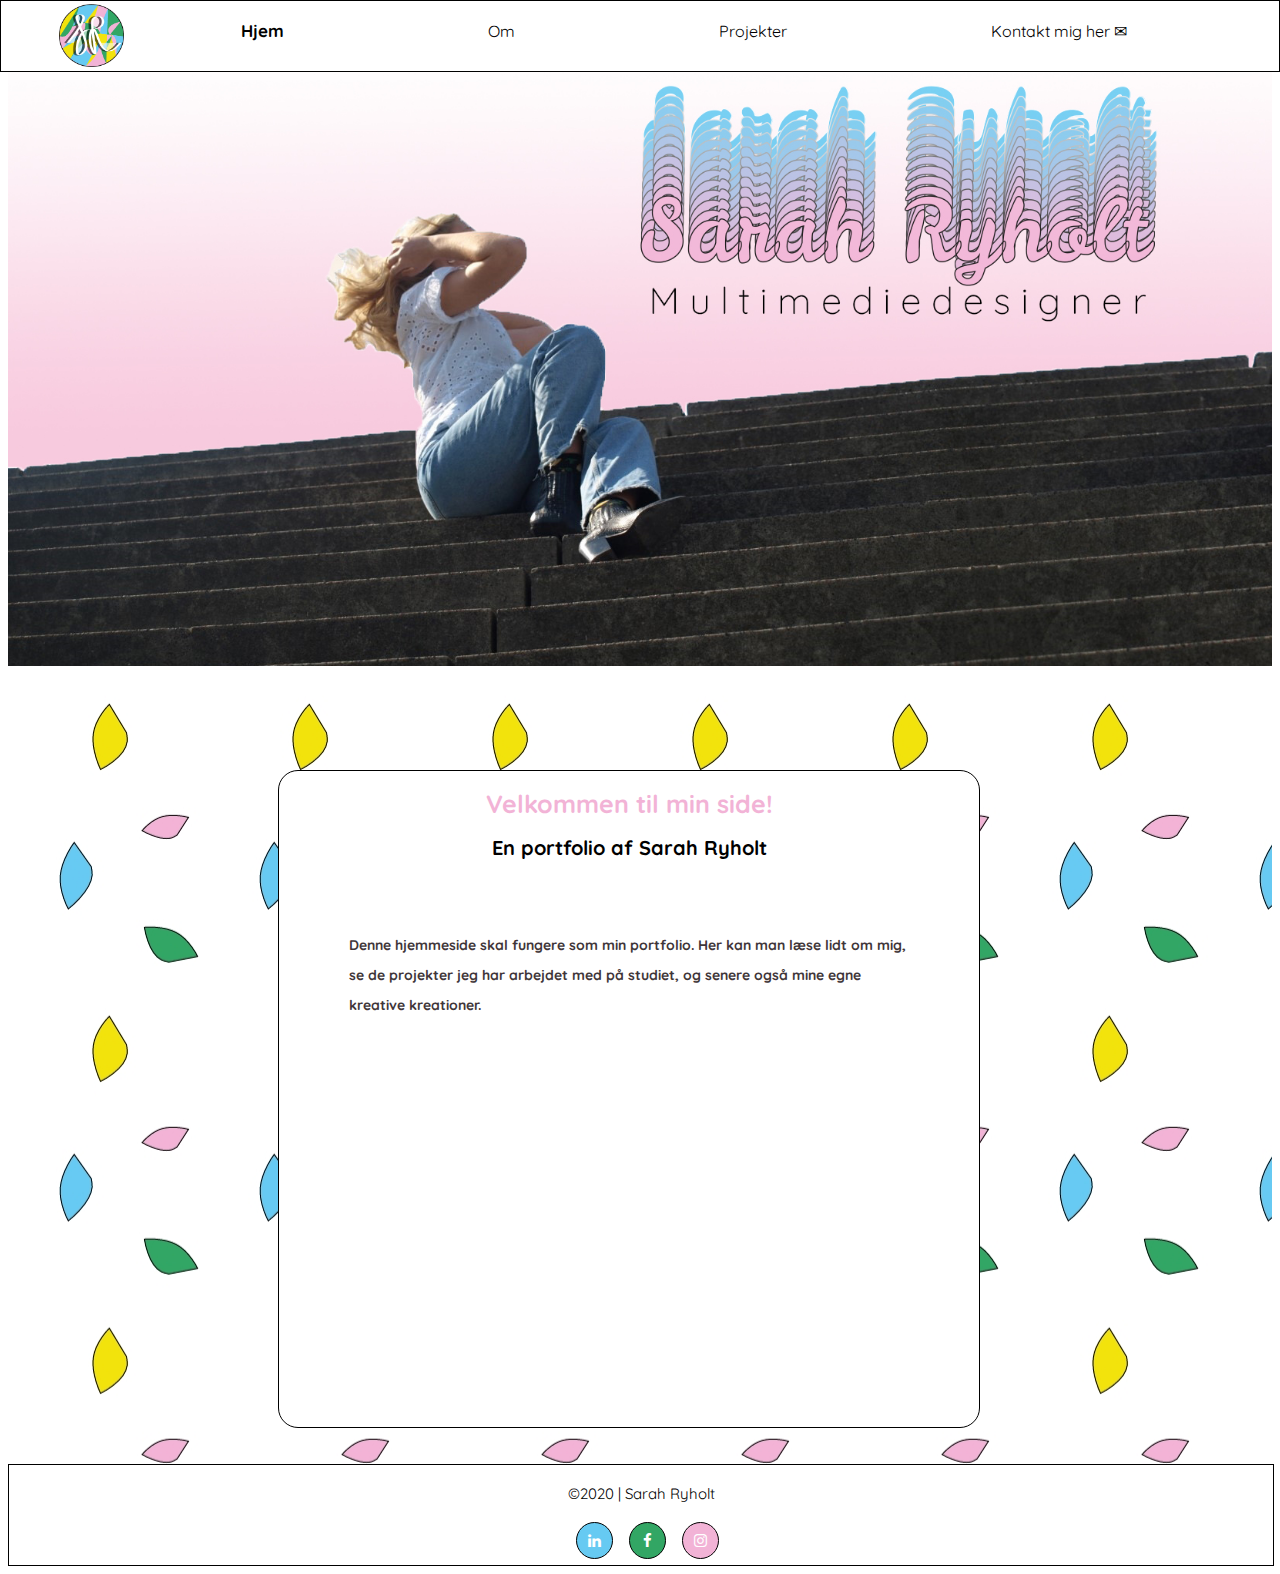
<file: index.html>
<!DOCTYPE html>
<html lang="en" dir="ltr">

<head>
  <meta charset="utf-8">
  <title>Hjem</title>
  <link rel="stylesheet" href="stylesheet.css">
  <link href="https://fonts.googleapis.com/css2?family=Quicksand:wght@300&display=swap" rel="stylesheet">

</head>

<body>

  <header>

   <nav>
<img class="profile-img" src="logo.png" alt="logo">
     <ul>
       <li><a class="active" href="index.html">Hjem</a></li>
       <li><a href="about.html">Om</a></li>
       <li> <a href="work.html">Projekter</a> </li>
         <li> <a href="mailto:sarahryholt@hotmail.com" > Kontakt mig her ✉ </a></li>
     </ul>
   </nav>
 </header>

  <div style="background-image: url('bg.jpg');">

  <img src="header.jpg" alt="header" width="100%;">

    <div class="transbox">
      <div class="overskrift">
        <h1 style= "color:#F2B3D6;" >Velkommen til min side!</h1>
        <h2>En portfolio af Sarah Ryholt</h2>
        <section class="text">
          <p>Denne hjemmeside skal fungere som min portfolio. Her kan man læse lidt om mig, se de projekter jeg har arbejdet med på studiet, og senere også mine egne kreative kreationer.</p>
        </section>
      </div>
      <center><iframe width="560" height="315" src="https://www.youtube.com/embed/mkxQrVqOZpM" frameborder="0" allow="accelerometer; autoplay; clipboard-write; encrypted-media; gyroscope; picture-in-picture" allowfullscreen></iframe>
      <br>
      <br>
    </div>
    </center>
    <br>
    <br>
  </div>

  <footer>
    <br>
    &copy;2020 | Sarah Ryholt
    <br>
    <br>
    <!-- Ikoner -->
    <link rel="stylesheet" href="https://cdnjs.cloudflare.com/ajax/libs/font-awesome/4.7.0/css/font-awesome.min.css">

    <a href="https://www.linkedin.com/in/sarah-ryholt-b14b7014a/" class="fa fa-linkedin"></a>
    <a href="https://www.facebook.com/sarahryholt/" class="fa fa-facebook"></a>
    <a href="https://www.instagram.com/sarahryholt/" class="fa fa-instagram"></a>
    <meta charset="utf-8">
  </footer>


</body>

</html>
</file>
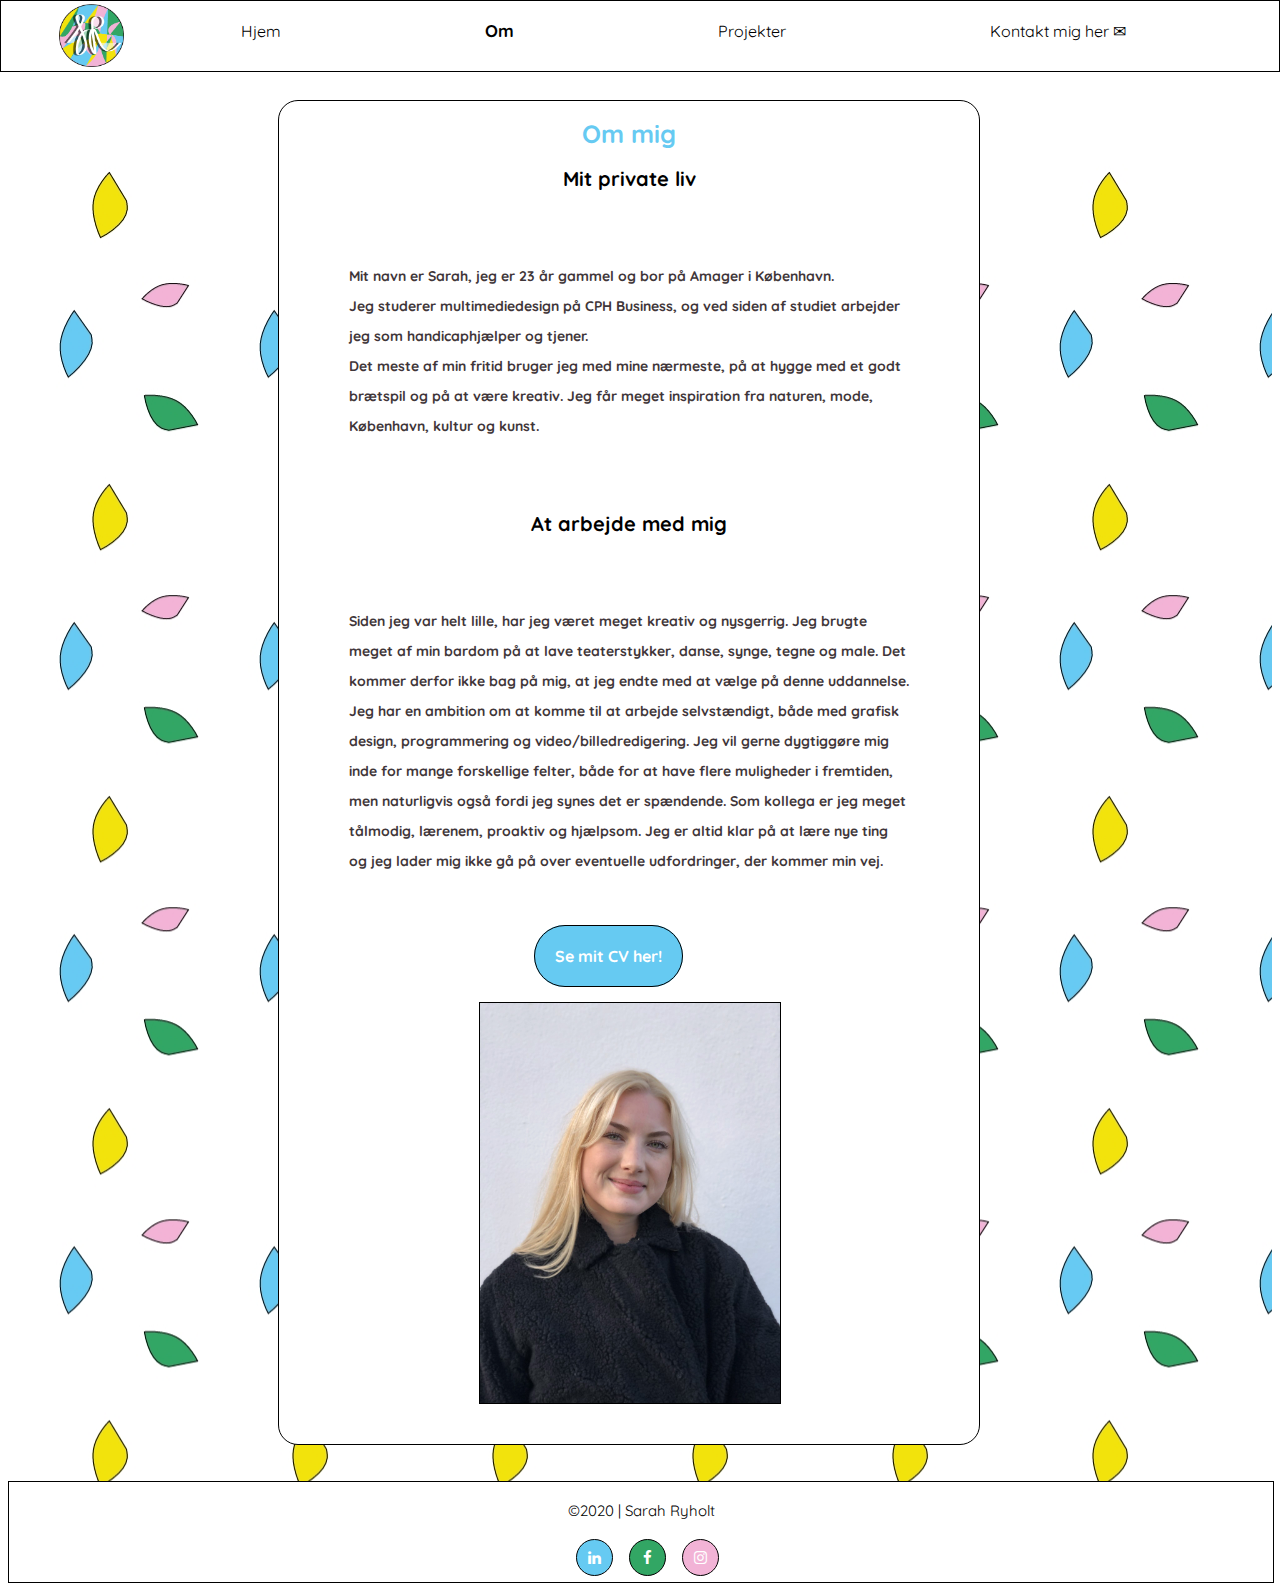
<file: about.html>
<!DOCTYPE html>
<html lang="en" dir="ltr">

<head>
  <meta charset="utf-8">
  <title>Om</title>
  <link rel="stylesheet" href="stylesheet.css">
  <link href="https://fonts.googleapis.com/css2?family=Quicksand:wght@300&display=swap" rel="stylesheet">
</head>

<body>
  <header>
    <img class="profile-img" src="logo.png" alt="logo">
    <nav>
      <ul>
        <li><a href="index.html">Hjem</a></li>
        <li><a class="active" href="about.html">Om</a></li>
        <li> <a href="work.html">Projekter</a> </li>
        <li> <a href="mailto:sarahryholt@hotmail.com"> Kontakt mig her ✉ </a></li>
      </ul>
    </nav>
  </header>
  <div style="background-image: url('bg.jpg');">

    <div class="transbox">
      <div class="text">
        <h1 style="color: #66CAF2;">Om mig</h1>

        <h2>Mit private liv</h2>
        <p>Mit navn er Sarah, jeg er 23 år gammel og bor på Amager i København.<br>
          Jeg studerer multimediedesign på CPH Business, og ved siden af studiet arbejder jeg som handicaphjælper og tjener.<br> Det meste af min fritid bruger jeg med mine nærmeste, på at hygge med et godt brætspil og på at være kreativ.
          Jeg får meget inspiration fra naturen, mode, København, kultur og kunst.</p>

        <h2>At arbejde med mig</h2>
        <p>
          Siden jeg var helt lille, har jeg været meget kreativ og nysgerrig. Jeg brugte meget af min bardom på at lave teaterstykker, danse, synge, tegne og male. Det kommer derfor ikke bag på mig, at jeg endte med at vælge på denne uddannelse. Jeg
          har en ambition om at komme til at arbejde selvstændigt, både med grafisk design, programmering og video/billedredigering. Jeg vil gerne dygtiggøre mig inde for mange forskellige felter, både for at have flere
          muligheder i fremtiden, men naturligvis også fordi jeg synes det er spændende. Som kollega er jeg meget tålmodig, lærenem, proaktiv og hjælpsom. Jeg er altid klar på at lære nye ting og jeg lader mig ikke gå på over eventuelle udfordringer,
          der
          kommer min vej. </p>
      </div>
          <a href="cv.pdf" class="knap" style="background-color:#66CAF2;"> Se mit CV her!</a>
      <br>
      <br>
      <br>
      <img src="sarah.jpg" alt="mig" height="400" style="border: 1px solid black;  margin-left: 200px;">

      <br>
      <br>
      <br>
    </div>
    <br>

    <br>
    <footer>
      <br>
      &copy;2020 | Sarah Ryholt
      <br>
      <br>
      <!-- Ikoner -->
      <link rel="stylesheet" href="https://cdnjs.cloudflare.com/ajax/libs/font-awesome/4.7.0/css/font-awesome.min.css">

      <a href="https://www.linkedin.com/in/sarah-ryholt-b14b7014a/" class="fa fa-linkedin"></a>
      <a href="https://www.facebook.com/sarahryholt/" class="fa fa-facebook"></a>
      <a href="https://www.instagram.com/sarahryholt/" class="fa fa-instagram"></a>
      <meta charset="utf-8">
    </footer>

</body>

</html>
</file>
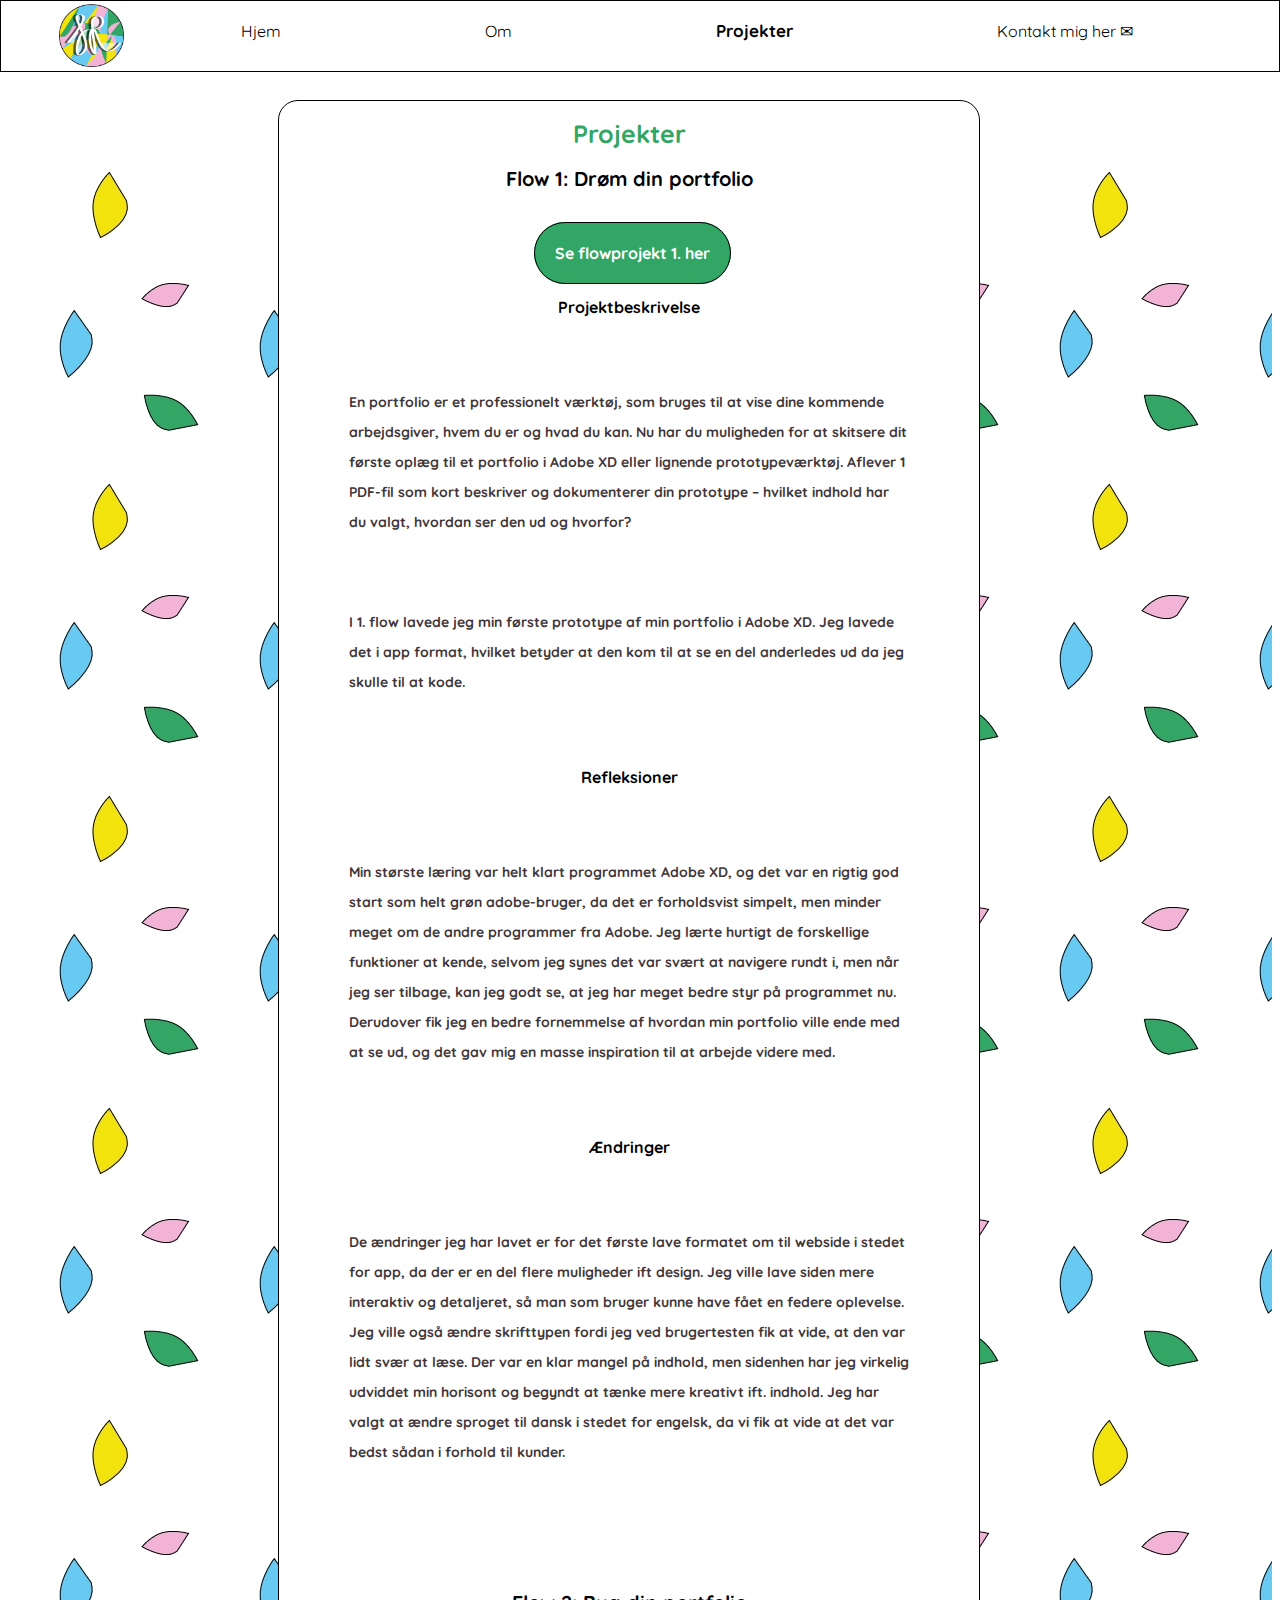
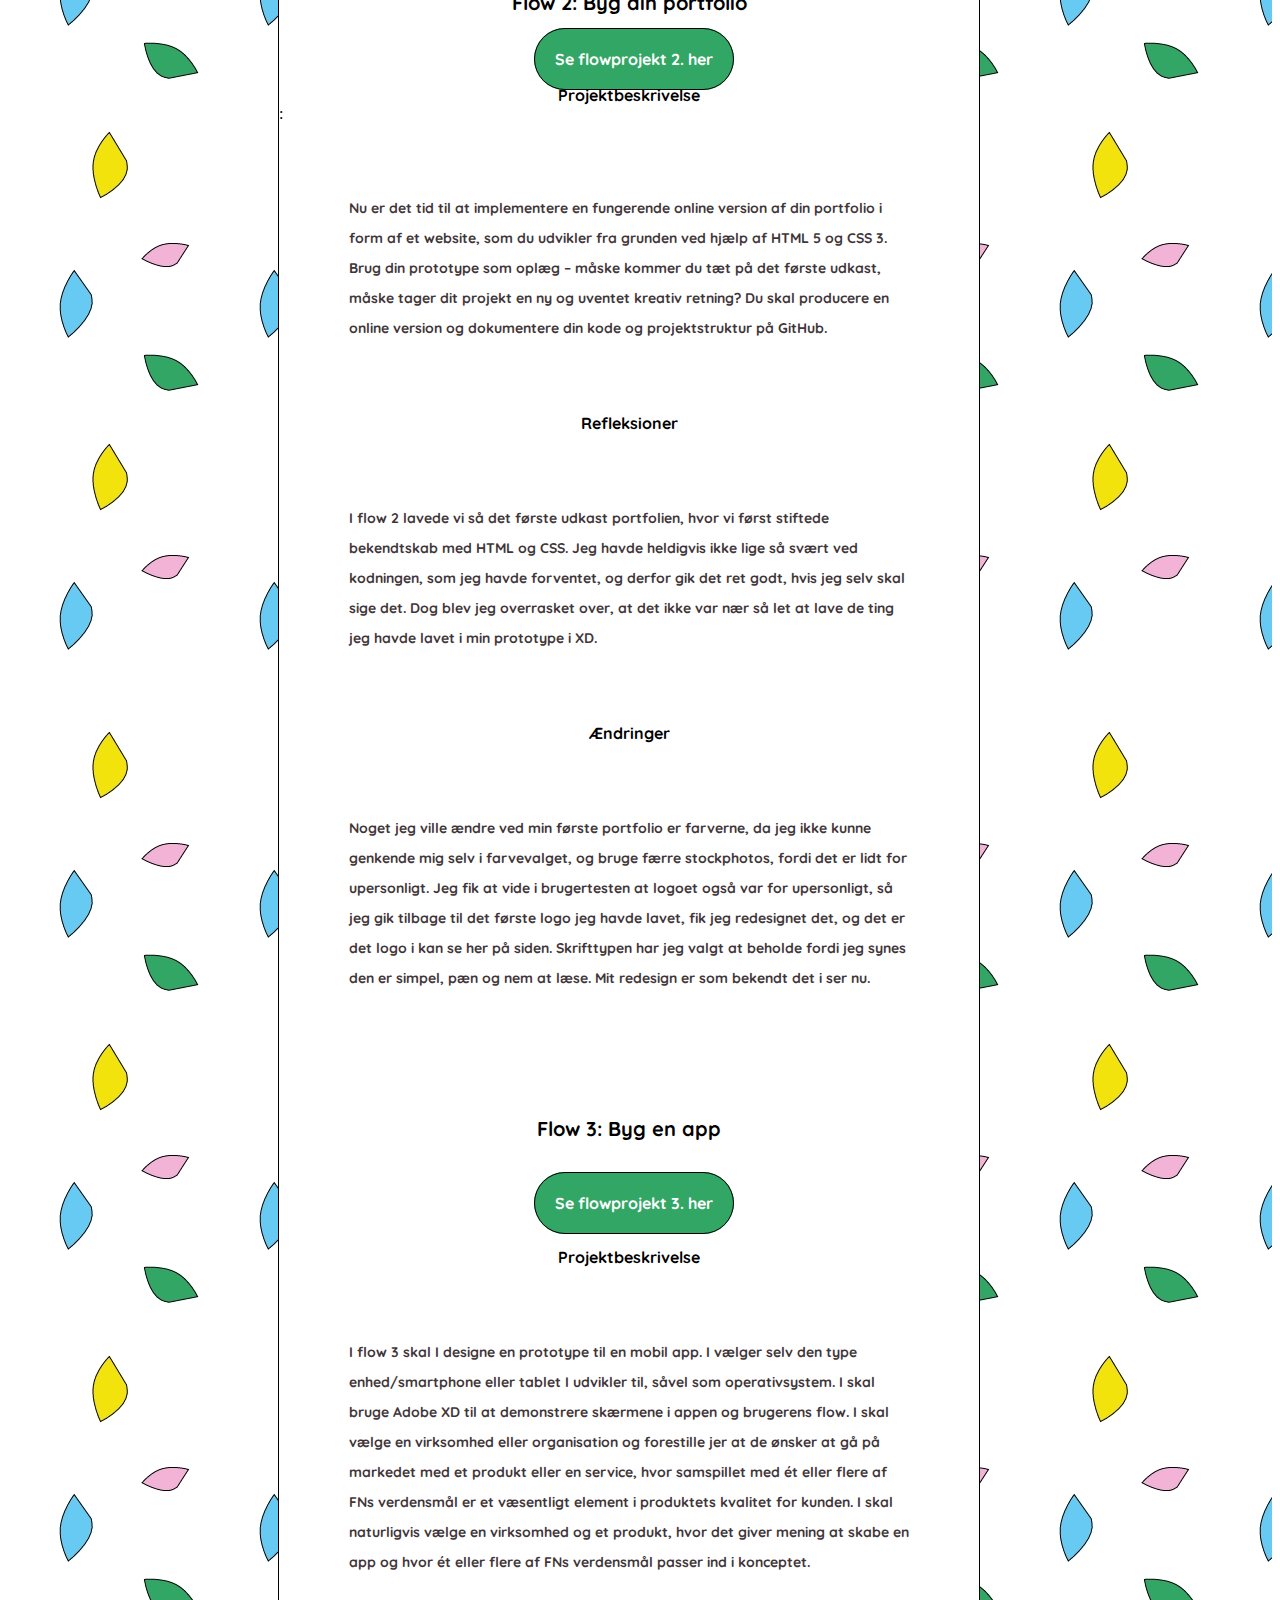
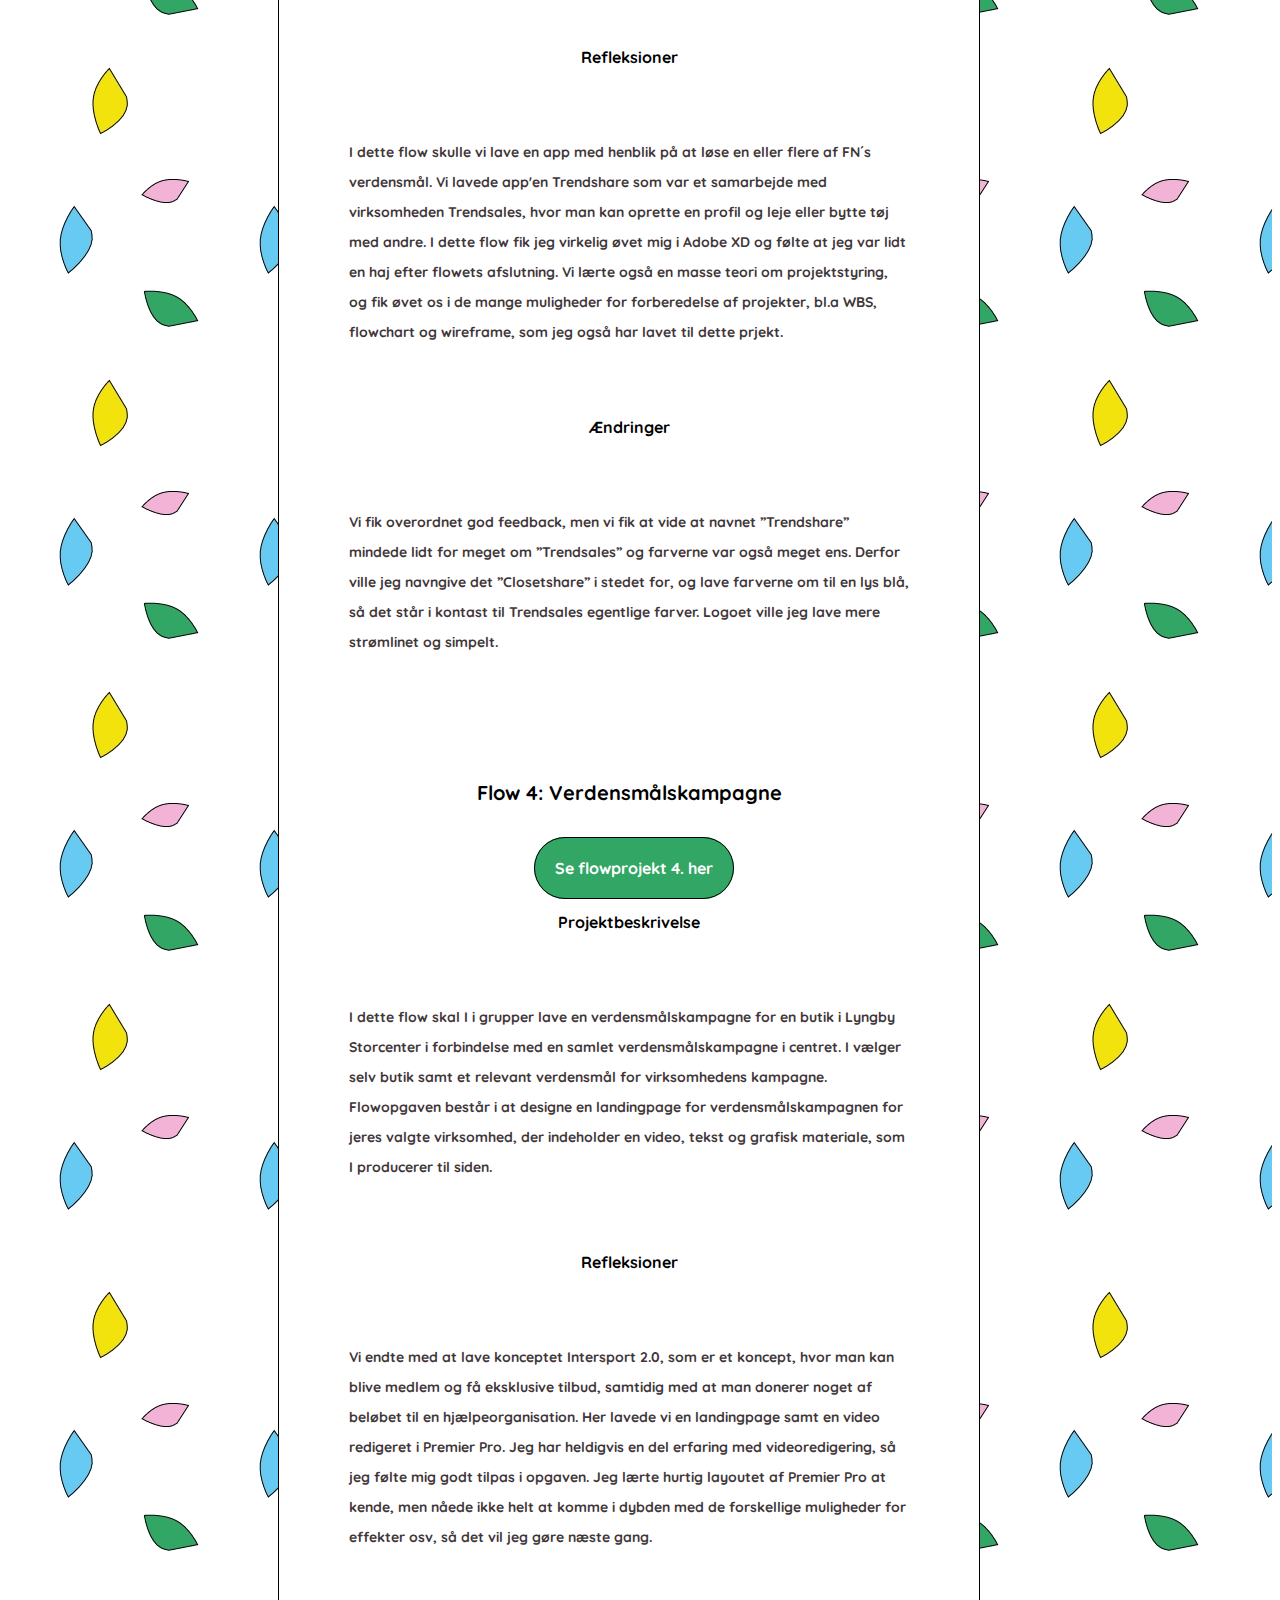
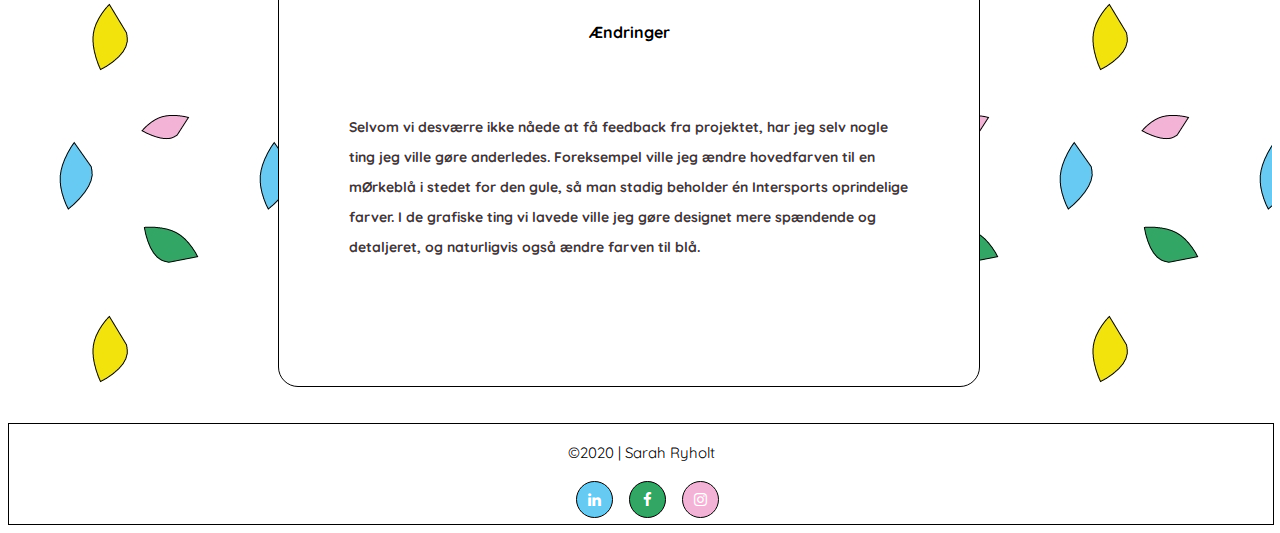
<file: forste.html>
<!DOCTYPE html>
<html lang="en" dir="ltr">

<head>
  <meta charset="utf-8">
  <title>1. semester</title>
  <link rel="stylesheet" href="stylesheet.css">
  <link href="https://fonts.googleapis.com/css2?family=Quicksand:wght@300&display=swap" rel="stylesheet">
</head>

<body>
  <header>
    <img class="profile-img" src="logo.png" alt="logo">
    <nav>
      <ul>
        <li><a href="index.html">Hjem</a></li>
        <li><a href="about.html">Om</a></li>
        <li> <a class="active" href="work.html">Projekter</a> </li>
        <li> <a href="mailto:sarahryholt@hotmail.com"> Kontakt mig her ✉ </a></li>
      </ul>
    </nav>
  </header>

  <div style="background-image: url('bg.jpg');">

    <div class="transbox">

      <h1 style="color: #32A664;">Projekter </h1>
      <h2>Flow 1: Drøm din portfolio</h2>
<br>
<br>
      <a href="flow1.pdf" class="knap"> Se flowprojekt 1. her</a>
<br>
<br>
      <h3>Projektbeskrivelse</h3>
      <p>En portfolio er et professionelt værktøj, som bruges til at vise dine kommende arbejdsgiver, hvem du er og hvad du kan.
        Nu har du muligheden for at skitsere dit første oplæg til et portfolio i Adobe XD eller lignende prototypeværktøj.
        Aflever 1 PDF-fil som kort beskriver og dokumenterer din prototype – hvilket indhold har du valgt, hvordan ser den ud og hvorfor?</p>
      <p>I 1. flow lavede jeg min første prototype af min portfolio i Adobe XD. Jeg lavede det i app format, hvilket
        betyder at den kom til at se en del anderledes ud da jeg skulle til at kode.</p>

      <h3>Refleksioner</h3>
      <p> Min største læring var helt klart programmet Adobe XD, og det var en rigtig god start som helt grøn adobe-bruger, da det er forholdsvist simpelt, men minder meget om de andre programmer fra Adobe. Jeg lærte hurtigt de forskellige funktioner
        at kende, selvom jeg synes det var svært at navigere rundt i, men når jeg ser tilbage, kan jeg godt se, at jeg har meget bedre styr på programmet nu. Derudover fik jeg en bedre fornemmelse af hvordan min portfolio ville ende med at se ud, og
        det gav mig en masse inspiration til at arbejde videre med.</p>

      <h3>Ændringer</h3>
      <p> De ændringer jeg har lavet er for det første lave formatet om til webside i stedet for app, da der er en del flere muligheder ift design. Jeg ville lave siden mere interaktiv og detaljeret, så man som bruger kunne have fået en federe
        oplevelse. Jeg ville også ændre skrifttypen fordi jeg ved brugertesten fik at vide, at den var lidt svær at læse. Der var en klar mangel på indhold, men sidenhen har jeg virkelig udviddet min horisont og begyndt at tænke mere kreativt ift.
        indhold. Jeg har valgt at ændre sproget til dansk i stedet for engelsk, da vi fik at vide at det var bedst sådan i forhold til kunder. </p>

      <br>
      <br>
      <h2>Flow 2: Byg din portfolio</h2>
      <br>
      <a href="flow2.pdf" class="knap"> Se flowprojekt 2. her</a>

      <br>
      <h3>Projektbeskrivelse</h3>:
      <p> Nu er det tid til at implementere en fungerende online version af din portfolio i form af et website, som du udvikler fra grunden ved hjælp af HTML 5 og CSS 3. Brug din prototype som oplæg – måske kommer du tæt på det første udkast, måske
        tager dit projekt en ny og uventet kreativ retning?
        Du skal producere en online version og dokumentere din kode og projektstruktur på GitHub.</p>

      <h3>Refleksioner</h3>
      <p>I flow 2 lavede vi så det første udkast portfolien, hvor vi først stiftede bekendtskab med HTML og CSS. Jeg havde heldigvis ikke lige så svært ved kodningen, som jeg havde forventet, og derfor gik det ret godt, hvis jeg selv skal sige det.
        Dog blev jeg overrasket over, at det ikke var nær så let at lave de ting jeg havde lavet i min prototype i XD.

      <h3>Ændringer
      </h3>

      <p> Noget jeg ville ændre ved min første portfolio er farverne, da jeg ikke kunne genkende mig selv i farvevalget, og bruge færre stockphotos, fordi det er lidt for upersonligt. Jeg fik at vide i brugertesten at logoet også var for upersonligt,
        så jeg gik tilbage til det første logo jeg havde lavet, fik jeg redesignet det, og det er det logo i kan se her på siden. Skrifttypen har jeg valgt at beholde fordi jeg synes den er simpel, pæn og nem at læse. Mit redesign er som bekendt det
        i ser nu.
      </p>

      <br>
      <br>
      <h2>Flow 3: Byg en app</h2>
<br>
<br>
      <a href="flow3.pdf" class="knap"> Se flowprojekt 3. her</a>
      <br>
      <br>
      <h3> Projektbeskrivelse </h3>
      <p>
        I flow 3 skal I designe en prototype til en mobil app. I vælger selv den type enhed/smartphone eller tablet I udvikler til, såvel som operativsystem. I skal bruge Adobe XD til at demonstrere skærmene i appen og brugerens flow.
        I skal vælge en virksomhed eller organisation og forestille jer at de ønsker at gå på markedet med et produkt eller en service, hvor samspillet med ét eller flere af FNs verdensmål er et væsentligt element i produktets kvalitet for kunden. I
        skal naturligvis vælge en virksomhed og et produkt, hvor det giver mening at skabe en app og hvor ét eller flere af FNs verdensmål passer ind i konceptet.</p>
      <h3>Refleksioner</h3>
      <p>I dette flow skulle vi lave en app med henblik på at løse en eller flere af FN´s verdensmål. Vi lavede app'en Trendshare som var et samarbejde med virksomheden Trendsales, hvor man kan oprette en profil og leje eller bytte tøj med andre. I
        dette flow fik jeg virkelig øvet mig i Adobe XD og følte at jeg var lidt en haj efter flowets afslutning. Vi lærte også en masse teori om projektstyring, og fik øvet os i de mange muligheder for forberedelse af projekter, bl.a WBS, flowchart
        og wireframe, som jeg også har lavet til dette prjekt.
      <h3>Ændringer</h3>
    <p>Vi fik overordnet god feedback, men vi fik at vide at navnet ”Trendshare” mindede lidt for meget om ”Trendsales” og farverne var også meget ens. Derfor ville jeg navngive det ”Closetshare” i stedet for, og lave farverne om til en lys blå, så
      det står i kontast til Trendsales egentlige farver. Logoet ville jeg lave mere strømlinet og simpelt.</p>
      <br>
      <br>
      <h2>Flow 4: Verdensmålskampagne</h2>
      <br>
      <br>
      <a href="flow4.pdf" class="knap"> Se flowprojekt 4. her</a>
      <br>
      <br>
      <h3>Projektbeskrivelse</h3>
      <p>
        I dette flow skal I i grupper lave en verdensmålskampagne for en butik i Lyngby Storcenter i forbindelse med en samlet verdensmålskampagne i centret. I vælger selv butik samt et relevant verdensmål for virksomhedens kampagne. Flowopgaven
        består i at designe en landingpage for verdensmålskampagnen for jeres valgte virksomhed, der indeholder en video, tekst og grafisk materiale, som I producerer til siden. </p>
      <h3>Refleksioner</h3>
      <p>Vi endte med at lave konceptet Intersport 2.0, som er et koncept, hvor man kan blive medlem og få eksklusive tilbud, samtidig med at man donerer noget af beløbet til en hjælpeorganisation. Her lavede vi en landingpage samt en video redigeret
        i Premier Pro. Jeg har heldigvis en del erfaring med videoredigering, så jeg følte mig godt tilpas i opgaven. Jeg lærte hurtig layoutet af Premier Pro at kende, men nåede ikke helt at komme i dybden med de forskellige muligheder for effekter
        osv, så det vil jeg gøre næste gang.
      </p>

      <h3>Ændringer</h3>

      <p>Selvom vi desværre ikke nåede at få feedback fra projektet, har jeg selv nogle ting jeg ville gøre anderledes. Foreksempel ville jeg ændre hovedfarven til en mØrkeblå i stedet for den gule, så man stadig
        beholder én Intersports oprindelige farver. I de grafiske ting vi lavede ville jeg gøre designet mere spændende og detaljeret, og naturligvis også ændre farven til blå. </p>

      <br>

      <br>
      <br>
    </div>
  </div>
  <br>
  <br>

  <footer>
    <br>
    &copy;2020 | Sarah Ryholt
    <br>
    <br>
    <!-- Ikoner -->
    <link rel="stylesheet" href="https://cdnjs.cloudflare.com/ajax/libs/font-awesome/4.7.0/css/font-awesome.min.css">

    <a href="https://www.linkedin.com/in/sarah-ryholt-b14b7014a/" class="fa fa-linkedin"></a>
    <a href="https://www.facebook.com/sarahryholt/" class="fa fa-facebook"></a>
    <a href="https://www.instagram.com/sarahryholt/" class="fa fa-instagram"></a>
    <meta charset="utf-8">
  </footer>

</body>

</html>
</file>
<file: stylesheet.css>
/*Menu*/
header {
  display: flex;
  position: fixed;
  top: 0;
  left: 0;
  right: 0;
  height: 70px;
  background-color: white;
  line-height: 60px;
  font-family: 'Quicksand', sans-serif;
  border: 1px #3E1D29;
  border: 1px solid black;
   z-index: 1;
   text-align: center;
}

.profile-img {
  width: 65px;
  position: absolute;
  left: 55px;
  padding: 3px;
}

nav ul {
  display: inline;
}

nav a {
  text-decoration: none;
  color: black;
  font-size: 16px;
}

nav li {
  display: inline;
  margin-left: 200px;
}

nav li a:hover {
  color: #DEB7C5;
  font-weight: bolder;
}

.active {
  color: black;
  font-weight: bolder;
  font-size: 17px;
}

/* Overskrifter og tekst*/
h1 {
  font-size: 25px;
  font-family: 'Quicksand', sans-serif;
  text-align: center;
}

h2 {
  color: black;
  font-size: 20px;
  font-family: 'Quicksand', sans-serif;
  text-align: center;
}

h3 {
  color: black;
  font-size: 16px;
  font-family: 'Quicksand', sans-serif;
  text-align: center;
  margin-bottom: 0px;
}

p {
  text-align: left;
  font-family: 'Quicksand', sans-serif;
  font-size: 14px;
  font-weight: bold;
  line-height: 30px;
}

.text {
  font-family: 'Quicksand', sans-serif;
  font-size: 14px;
  text-align: center;
  font-weight: bold;
}

/*Tekstbox*/
.transbox {
  width: 700px;
  background-color: #ffffff;
  border: 1px solid black;
  margin-left: 270px;
  margin-top: 100px;
  margin-bottom: 0px;
  bottom: 0;
  border-radius: 20px;
}

.transbox p {
  margin: 10%;
  font-weight: bold;
  color: #3F3639;
}

/*Knap til CV og projekter*/
.knap {
  background-color: #32A664;
  color: white;
  padding: 20px;
  font-size: 16px;
  font-weight: bold;
  border-radius: 40px;
  font-family: 'Quicksand', sans-serif;
  border: 1px solid black;
  text-decoration: none;
  margin-left: 255px;
}

/* Dropdown knap */
.dropbtn {
  background-color: #32A664;
  color: white;
  padding: 20px;
  font-size: 16px;
  font-weight: bold;
  border-radius: 40px;
  font-family: 'Quicksand', sans-serif;
  border: 1px solid black;
  text-align: center;
}

/* Fikser indholdet i dropdown*/
.dropdown {
  position: absolute;
  display: inline-block;
  margin-left: -80px;
  margin-top: -50px;
}

/* Dropdown indhold*/
.dropdown-content {
  display: none;
  position: relative;
  background-color: #F2E30C;
  min-width: 100px;
  overflow: auto;
  box-shadow: 0px 8px 16px 0px rgba(0, 0, 0, 0.2);
  z-index: 1;
  font-family: 'Quicksand', sans-serif;
}

/* Links i dropdown */
.dropdown-content a {
  color: white;
  padding: 10px 10px;
  text-decoration: none;
  display: block;
  font-family: 'Quicksand', sans-serif;
}

/* Skifter farve i dropdown hover */
.dropdown-content a:hover {
  background-color: #ffffff;
  color: black;

}

/* Dropdown menu*/
.dropdown:hover .dropdown-content {
  display: block;
    border-radius: 40px;
}

/*Webikoner*/
.fs {
  background-color: #66CAF2;
}

.om {
  background-color: #F2B3D6;
}

.work {
  background-color: #32A664;
}

.fa {
  padding: 10px;
  font-size: 30px;
  width: 15px;
  text-align: center;
  text-decoration: none;
  border-radius: 50%;
  display: block;
  margin-left: 12px;
  border: 1px solid black;
}

.fa-facebook {
  background: #32A664;
  color: white;
}

.fa-instagram {
  background: #F2B3D6;
  color: white;
}

.fa-linkedin {
  background: #66CAF2;
  color: white;
}

footer {
  height: 100px;
  text-align: center;
  font-size: 15px;
  font-family: 'Quicksand', sans-serif;
  background-color: white;
  color: black;
  width: 100%;
  border: 1px solid black;
}
</file>
